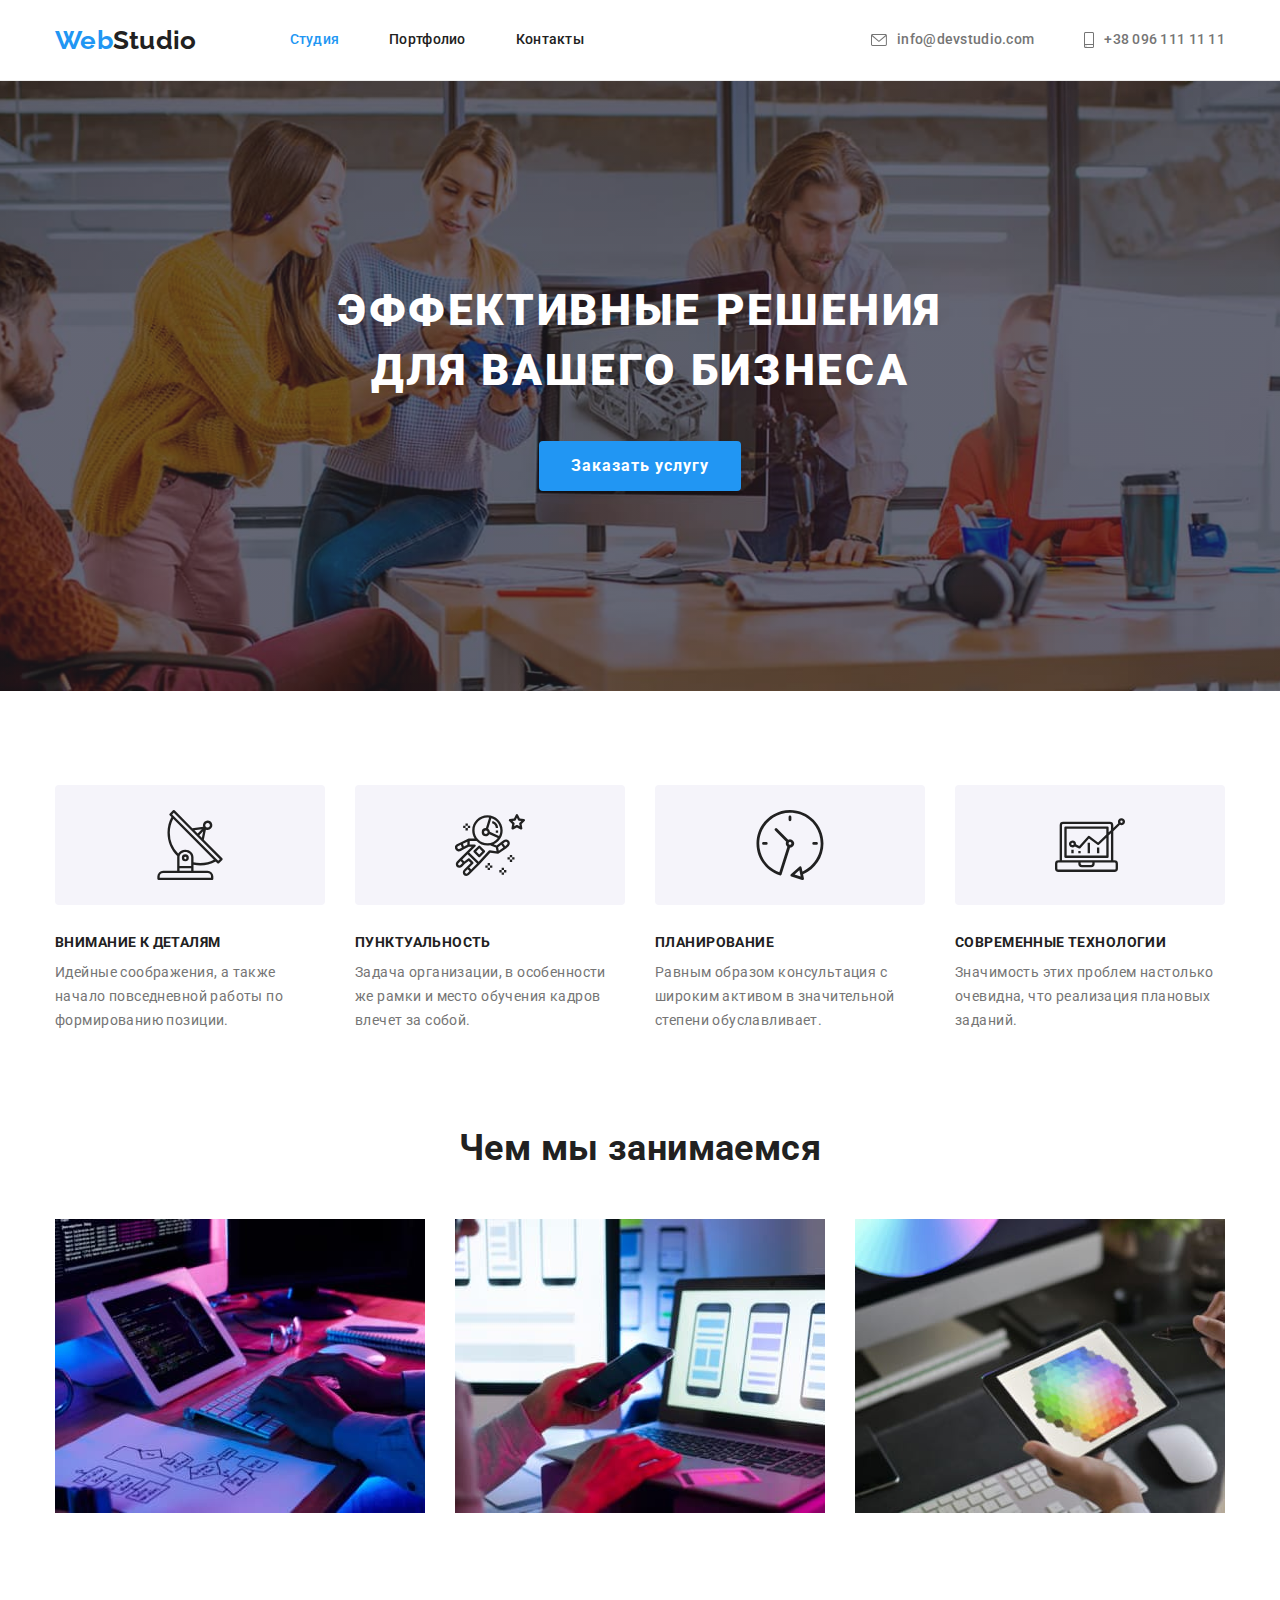
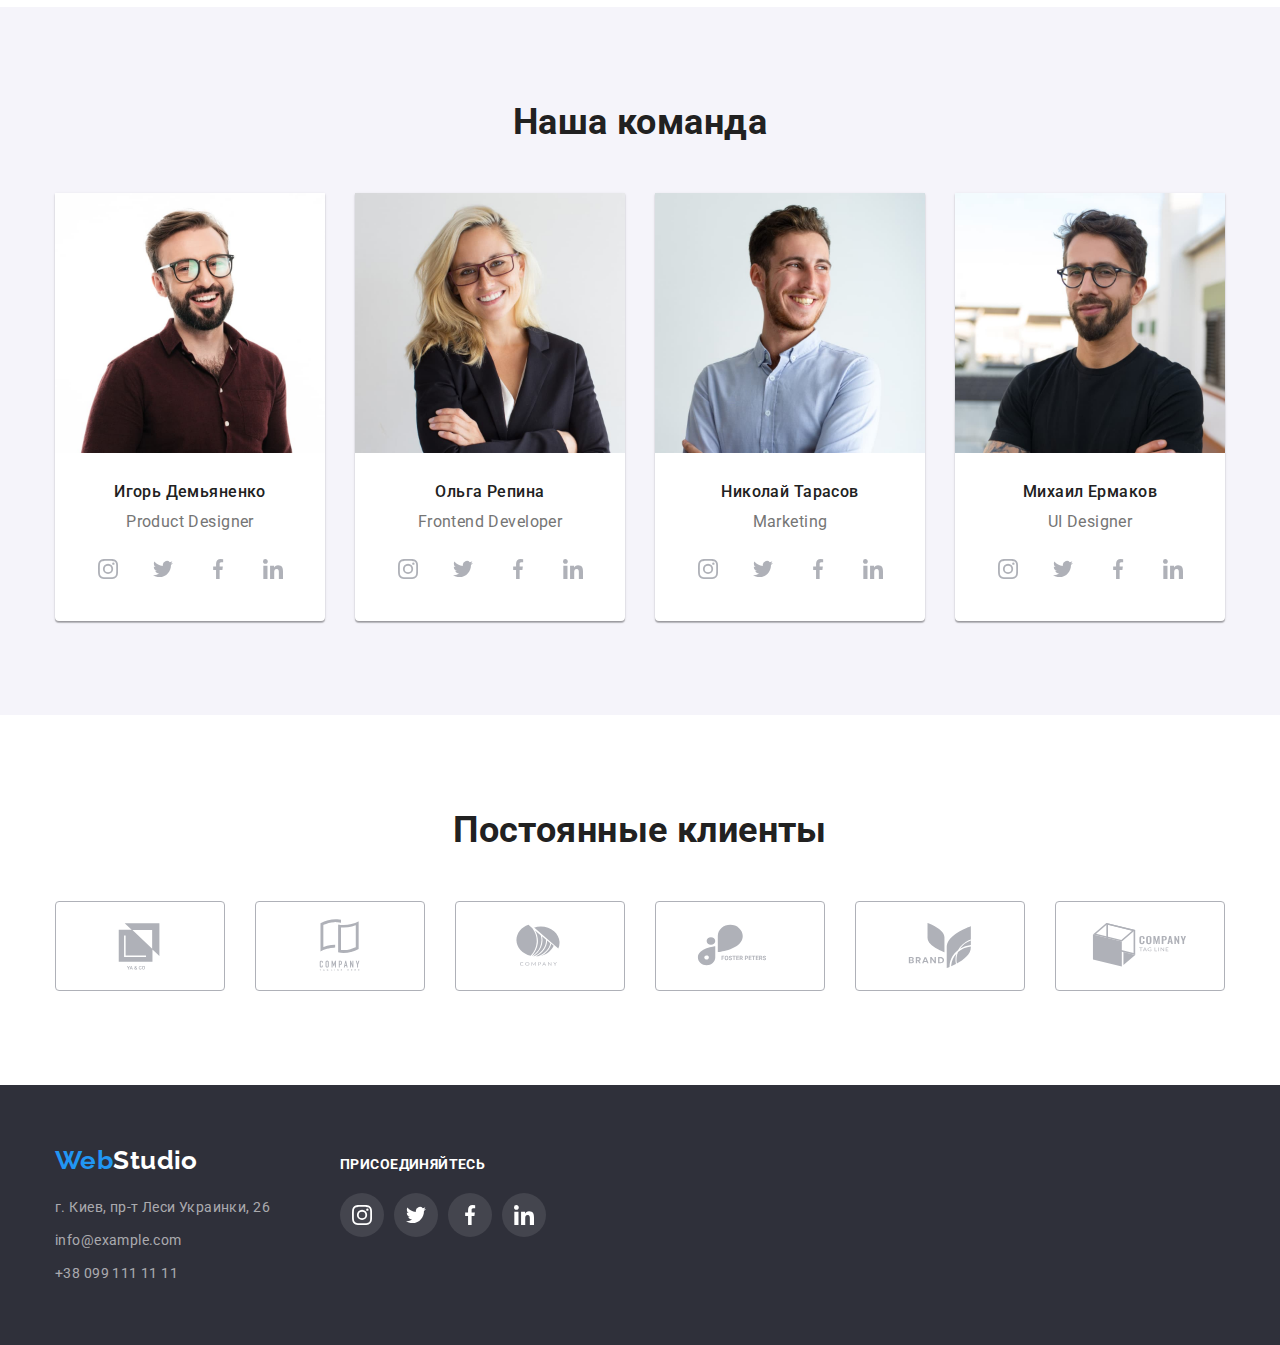
<file: index.html>
<!DOCTYPE html>
<html lang="ru">
  <head>
    <meta charset="UTF-8" />
    <meta http-equiv="X-UA-Compatible" content="IE=edge" />
    <meta name="viewport" content="width=device-width, initial-scale=1.0" />
    <link
      href="https://fonts.googleapis.com/css2?family=Raleway:wght@700&family=Roboto:wght@400;500;700;900&display=swap"
      rel="stylesheet"
    />
    <link
      rel="stylesheet"
      href="https://cdnjs.cloudflare.com/ajax/libs/modern-normalize/1.1.0/modern-normalize.min.css"
    />
    <link rel="stylesheet" href="./css/styles.css" />
    <title>Document</title>
  </head>
  <body>
    <header class="header">
      <nav class="container main-nav">
        <a class="logo" href="./index.html">Web<span class="logo-black">Studio</span></a>
        <ul class="site-nav list">
          <li class="item"><a class="link active" href="./index.html">Студия</a></li>
          <li class="item"><a class="link" href="./portfolio.html">Портфолио</a></li>
          <li class="item"><a class="link" href="#">Контакты</a></li>
        </ul>
        <ul class="site-contact list">
          <li class="item">
            <a class="link" href="mailto:info@devstudio.com">
              <svg class="svg-img" width="16" height="12">
                <use href="./images/icons.svg#icon-envelope"></use>
              </svg>
              <span>info@devstudio.com</span></a
            >
          </li>
          <li class="item">
            <a class="link" href="tel:+380961111111">
              <svg class="svg-img" width="10" height="16">
                <use href="./images/icons.svg#icon-smartphone"></use>
              </svg>
              <span>+38 096 111 11 11</span></a
            >
          </li>
        </ul>
      </nav>
    </header>
    <main>
      <section class="section hero">
        <div class="container">
          <h1 class="title">Эффективные решения для вашего бизнеса</h1>
          <!-- <a href="#">Заказать услугу</a> -->
          <button class="btn" type="button">Заказать услугу</button>
          <!-- <input type="button" value="Заказать услугу" /> -->
        </div>
      </section>
      <section class="section site-about">
        <div class="container">
          <!-- Этот заголовок будет потом не видимым -->
          <h2 class="section-title visually-hidden">Наши лучшие качества</h2>
          <ul class="card-set list">
            <li class="card-item site-about-item">
              <div class="site-about-item-svg">
                <svg width="70" height="70">
                  <use href="./images/icons.svg#icon-antenna"></use>
                </svg>
              </div>
              <h3 class="section-subtitle">Внимание к деталям</h3>
              <p class="text">
                Идейные соображения, а также начало повседневной работы по формированию позиции.
              </p>
            </li>

            <li class="card-item site-about-item">
              <div class="site-about-item-svg">
                <svg width="70" height="70">
                  <use href="./images/icons.svg#icon-astronaut"></use>
                </svg>
              </div>
              <h3 class="section-subtitle">Пунктуальность</h3>
              <p class="text">
                Задача организации, в особенности же рамки и место обучения кадров влечет за собой.
              </p>
            </li>

            <li class="card-item site-about-item">
              <div class="site-about-item-svg">
                <svg width="70" height="70">
                  <use href="./images/icons.svg#icon-clock"></use>
                </svg>
              </div>
              <h3 class="section-subtitle">Планирование</h3>
              <p class="text">
                Равным образом консультация с широким активом в значительной степени обуславливает.
              </p>
            </li>

            <li class="card-item site-about-item">
              <div class="site-about-item-svg">
                <svg width="70" height="70">
                  <use href="./images/icons.svg#icon-diagram"></use>
                </svg>
              </div>
              <h3 class="section-subtitle">Современные технологии</h3>
              <p class="text">
                Значимость этих проблем настолько очевидна, что реализация плановых заданий.
              </p>
            </li>
          </ul>
        </div>
      </section>
      <section class="section site-work">
        <div class="container">
          <h2 class="section-title">Чем мы занимаемся</h2>
          <ul class="card-set list">
            <li class="card-item site-work-item">
              <img
                class="image"
                src="./images/ourbuisness/aboutus1.jpg"
                alt="Пишем качественный код"
                width="370"
              />
            </li>
            <li class="card-item site-work-item">
              <img
                class="image"
                src="./images/ourbuisness/aboutus3.jpg"
                alt="Делаем адаптивную верстку"
                width="370"
              />
            </li>
            <li class="card-item site-work-item">
              <img
                class="image"
                src="./images/ourbuisness/aboutus2.jpg"
                alt="Нарисуем логотип"
                width="370"
              />
            </li>
          </ul>
        </div>
      </section>
      <section class="section site-command">
        <div class="container">
          <h2 class="section-title">Наша команда</h2>
          <ul class="card-set list">
            <li class="card-item site-command-item">
              <img
                class="image"
                src="./images/ourcomand/people4.jpg"
                alt="Product Designer"
                width="270"
              />
              <div class="text-block">
                <h3 class="comand-name">Игорь Демьяненко</h3>
                <p class="text">Product Designer</p>
                <ul class="list card-set-ico">
                  <li>
                    <a
                      class="ico-item"
                      href="#"
                      target="_blank"
                      rel="noreferrer noopener"
                      aria-label="Посилання на Інстаграм"
                    >
                      <svg width="20" height="20">
                        <use href="./images/icons.svg#icon-instagram" />
                      </svg>
                    </a>
                  </li>
                  <li>
                    <a
                      class="ico-item"
                      href="#"
                      target="_blank"
                      rel="noreferrer noopener"
                      aria-label="Посилання на Твітер"
                    >
                      <svg width="20" height="20">
                        <use href="./images/icons.svg#icon-twitter" />
                      </svg>
                    </a>
                  </li>
                  <li>
                    <a
                      class="ico-item"
                      href="#"
                      target="_blank"
                      rel="noreferrer noopener"
                      aria-label="Посилання на фейсбук"
                    >
                      <svg width="20" height="20">
                        <use href="./images/icons.svg#icon-facebook" />
                      </svg>
                    </a>
                  </li>
                  <li>
                    <a
                      class="ico-item"
                      href="#"
                      target="_blank"
                      rel="noreferrer noopener"
                      aria-label="Посилання на Лінкедін"
                    >
                      <svg width="20" height="20">
                        <use href="./images/icons.svg#icon-linkedin" />
                      </svg>
                    </a>
                  </li>
                </ul>
              </div>
            </li>
            <li class="card-item site-command-item">
              <img
                class="image"
                src="./images/ourcomand/people1.jpg"
                alt="Frontend Developer"
                width="270"
              />
              <div class="text-block">
                <h3 class="comand-name">Ольга Репина</h3>
                <p class="text">Frontend Developer</p>
                <ul class="list card-set-ico">
                  <li>
                    <a
                      class="ico-item"
                      href="#"
                      target="_blank"
                      rel="noreferrer noopener"
                      aria-label="Посилання на Інстаграм"
                    >
                      <svg width="20" height="20">
                        <use href="./images/icons.svg#icon-instagram" />
                      </svg>
                    </a>
                  </li>
                  <li>
                    <a
                      class="ico-item"
                      href="#"
                      target="_blank"
                      rel="noreferrer noopener"
                      aria-label="Посилання на Твітер"
                    >
                      <svg width="20" height="20">
                        <use href="./images/icons.svg#icon-twitter" />
                      </svg>
                    </a>
                  </li>
                  <li>
                    <a
                      class="ico-item"
                      href="#"
                      target="_blank"
                      rel="noreferrer noopener"
                      aria-label="Посилання на фейсбук"
                    >
                      <svg width="20" height="20">
                        <use href="./images/icons.svg#icon-facebook" />
                      </svg>
                    </a>
                  </li>
                  <li>
                    <a
                      class="ico-item"
                      href="#"
                      target="_blank"
                      rel="noreferrer noopener"
                      aria-label="Посилання на Лінкедін"
                    >
                      <svg width="20" height="20">
                        <use href="./images/icons.svg#icon-linkedin" />
                      </svg>
                    </a>
                  </li>
                </ul>
              </div>
            </li>
            <li class="card-item site-command-item">
              <img class="image" src="./images/ourcomand/people2.jpg" alt="Marketing" width="270" />
              <div class="text-block">
                <h3 class="comand-name">Николай Тарасов</h3>
                <p class="text">Marketing</p>
                <ul class="list card-set-ico">
                  <li>
                    <a
                      class="ico-item"
                      href="#"
                      target="_blank"
                      rel="noreferrer noopener"
                      aria-label="Посилання на Інстаграм"
                    >
                      <svg width="20" height="20">
                        <use href="./images/icons.svg#icon-instagram" />
                      </svg>
                    </a>
                  </li>
                  <li>
                    <a
                      class="ico-item"
                      href="#"
                      target="_blank"
                      rel="noreferrer noopener"
                      aria-label="Посилання на Твітер"
                    >
                      <svg width="20" height="20">
                        <use href="./images/icons.svg#icon-twitter" />
                      </svg>
                    </a>
                  </li>
                  <li>
                    <a
                      class="ico-item"
                      href="#"
                      target="_blank"
                      rel="noreferrer noopener"
                      aria-label="Посилання на фейсбук"
                    >
                      <svg width="20" height="20">
                        <use href="./images/icons.svg#icon-facebook" />
                      </svg>
                    </a>
                  </li>
                  <li>
                    <a
                      class="ico-item"
                      href="#"
                      target="_blank"
                      rel="noreferrer noopener"
                      aria-label="Посилання на Лінкедін"
                    >
                      <svg width="20" height="20">
                        <use href="./images/icons.svg#icon-linkedin" />
                      </svg>
                    </a>
                  </li>
                </ul>
              </div>
            </li>
            <li class="card-item site-command-item">
              <img
                class="image"
                src="./images/ourcomand/people3.jpg"
                alt="UI Designer"
                width="270"
              />
              <div class="text-block">
                <h3 class="comand-name">Михаил Ермаков</h3>
                <p class="text">UI Designer</p>
                <ul class="list card-set-ico">
                  <li>
                    <a
                      class="ico-item"
                      href="#"
                      target="_blank"
                      rel="noreferrer noopener"
                      aria-label="Посилання на Інстаграм"
                    >
                      <svg width="20" height="20">
                        <use href="./images/icons.svg#icon-instagram" />
                      </svg>
                    </a>
                  </li>
                  <li>
                    <a
                      class="ico-item"
                      href="#"
                      target="_blank"
                      rel="noreferrer noopener"
                      aria-label="Посилання на Твітер"
                    >
                      <svg width="20" height="20">
                        <use href="./images/icons.svg#icon-twitter" />
                      </svg>
                    </a>
                  </li>
                  <li>
                    <a
                      class="ico-item"
                      href="#"
                      target="_blank"
                      rel="noreferrer noopener"
                      aria-label="Посилання на фейсбук"
                    >
                      <svg width="20" height="20">
                        <use href="./images/icons.svg#icon-facebook" />
                      </svg>
                    </a>
                  </li>
                  <li>
                    <a
                      class="ico-item"
                      href="#"
                      target="_blank"
                      rel="noreferrer noopener"
                      aria-label="Посилання на Лінкедін"
                    >
                      <svg width="20" height="20">
                        <use href="./images/icons.svg#icon-linkedin" />
                      </svg>
                    </a>
                  </li>
                </ul>
              </div>
            </li>
          </ul>
        </div>
      </section>
      <section class="section site-clients">
        <div class="container">
          <h2 class="section-title">Постоянные клиенты</h2>
          <ul class="list card-set">
            <li class="card-item site-clients-item">
              <a
                class="out-box"
                href="#"
                target="_blank"
                rel="noreferrer noopener"
                aria-label="Посилання на компанію номер 1"
              >
                <svg class="pos-center" width="106" height="60">
                  <use href="./images/icons.svg#icon-comp1"></use>
                </svg>
              </a>
            </li>
            <li class="card-item site-clients-item">
              <a
                class="out-box"
                href="#"
                target="_blank"
                rel="noreferrer noopener"
                aria-label="Посилання на компанію номер 2"
              >
                <svg class="pos-center" width="106" height="60">
                  <use href="./images/icons.svg#icon-comp2"></use>
                </svg>
              </a>
            </li>
            <li class="card-item site-clients-item">
              <a
                class="out-box"
                href="#"
                target="_blank"
                rel="noreferrer noopener"
                aria-label="Посилання на компанію номер 3"
              >
                <svg class="pos-center" width="106" height="60">
                  <use href="./images/icons.svg#icon-comp3"></use>
                </svg>
              </a>
            </li>
            <li class="card-item site-clients-item">
              <a
                class="out-box"
                href="#"
                target="_blank"
                rel="noreferrer noopener"
                aria-label="Посилання на компанію номер 4"
              >
                <svg class="pos-center" width="106" height="60">
                  <use href="./images/icons.svg#icon-comp4"></use>
                </svg>
              </a>
            </li>
            <li class="card-item site-clients-item">
              <a
                class="out-box"
                href="#"
                target="_blank"
                rel="noreferrer noopener"
                aria-label="Посилання на компанію номер 5"
              >
                <svg class="pos-center" width="106" height="60">
                  <use href="./images/icons.svg#icon-comp5"></use>
                </svg>
              </a>
            </li>
            <li class="card-item site-clients-item">
              <a
                class="out-box"
                href="#"
                target="_blank"
                rel="noreferrer noopener"
                aria-label="Посилання на компанію номер 6"
              >
                <svg class="pos-center" width="106" height="60">
                  <use href="./images/icons.svg#icon-comp6" />
                </svg>
              </a>
            </li>
          </ul>
        </div>
      </section>
    </main>
    <footer class="site-footer">
      <div class="container card-set-footer">
        <div class="footer-card-item">
          <a class="logo" href="#">Web<span class="logo-white">Studio</span></a>
          <address class="footer-contact">
            <ul class="list">
              <li class="item">
                <a
                  class="footer-contact-link link"
                  href="https://goo.gl/maps/ytw7tUdtrMJyWJkt6"
                  target="_blank"
                  rel="noreferrer noopener"
                  >г. Киев, пр-т Леси Украинки, 26</a
                >
              </li>
              <li class="item">
                <a class="footer-contact-link link" href="mailto:info@example.com"
                  >info@example.com</a
                >
              </li>
              <li class="item">
                <a class="footer-contact-link link" href="tel:+380991111111">+38 099 111 11 11</a>
              </li>
            </ul>
          </address>
        </div>
        <div class="footer-card-item">
          <h3 class="section-subtitle">присоединяйтесь</h3>
          <ul class="list card-set-ico">
            <li>
              <a class="ico-item" href="#" aria-label="Посилання на Інстаграм">
                <svg width="20" height="20">
                  <use href="./images/icons.svg#icon-instagram" />
                </svg>
              </a>
            </li>
            <li>
              <a class="ico-item" href="#" aria-label="Посилання на Твітер">
                <svg width="20" height="20">
                  <use href="./images/icons.svg#icon-twitter" />
                </svg>
              </a>
            </li>
            <li>
              <a class="ico-item" href="#" aria-label="Посилання на Фейсбук">
                <svg width="20" height="20">
                  <use href="./images/icons.svg#icon-facebook" />
                </svg>
              </a>
            </li>
            <li>
              <a class="ico-item" href="#" aria-label="Посилання на Лінкедін">
                <svg width="20" height="20">
                  <use href="./images/icons.svg#icon-linkedin" />
                </svg>
              </a>
            </li>
          </ul>
        </div>
      </div>
    </footer>
  </body>
</html>
</file>
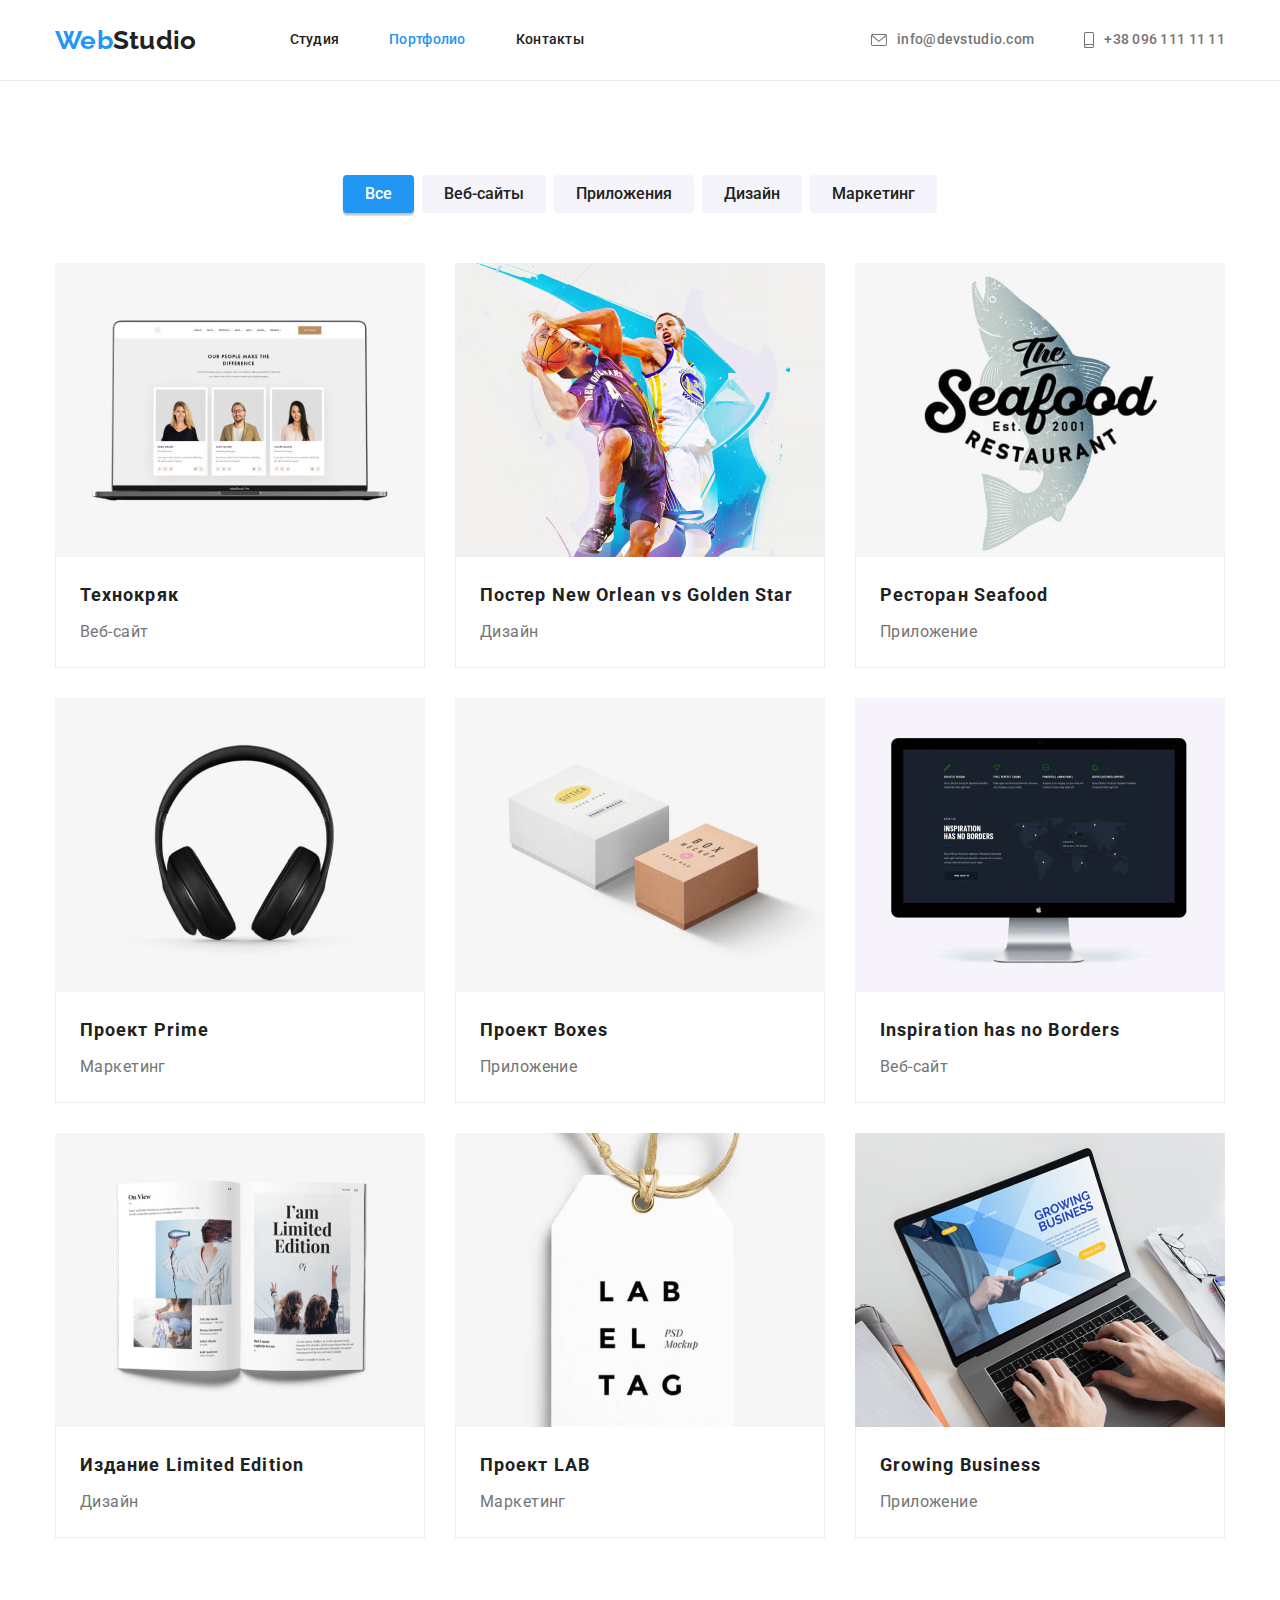
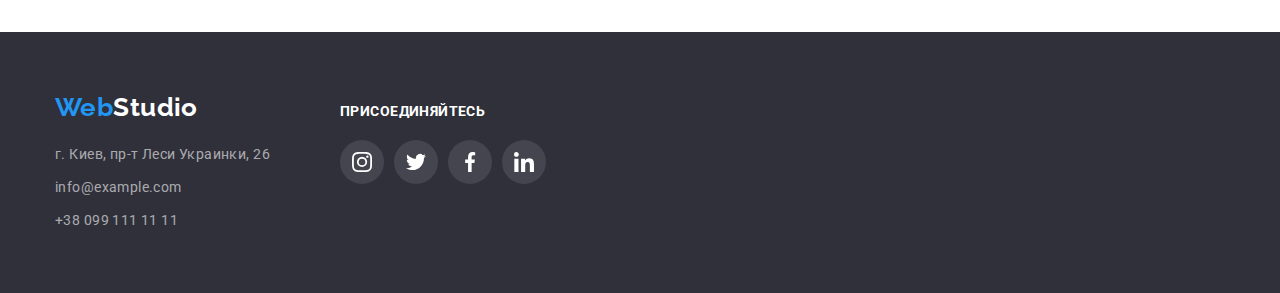
<file: portfolio.html>
<!DOCTYPE html>
<html lang="ru">
  <head>
    <meta charset="UTF-8" />
    <meta http-equiv="X-UA-Compatible" content="IE=edge" />
    <meta name="viewport" content="width=device-width, initial-scale=1.0" />
    <!-- <link rel="preconnect" href="https://fonts.googleapis.com" />
    <link rel="preconnect" href="https://fonts.gstatic.com" crossorigin /> -->
    <link
      href="https://fonts.googleapis.com/css2?family=Raleway:wght@700&family=Roboto:wght@400;500;700;900&display=swap"
      rel="stylesheet"
    />
    <link
      rel="stylesheet"
      href="https://cdnjs.cloudflare.com/ajax/libs/modern-normalize/1.1.0/modern-normalize.min.css"
    />
    <link rel="stylesheet" href="./css/styles.css" />
    <title>Document</title>
  </head>
  <body>
    <header class="header">
      <nav class="container main-nav">
        <a class="logo" href="./index.html">Web<span class="logo-black">Studio</span></a>
        <ul class="site-nav list">
          <li class="item"><a class="link" href="./index.html">Студия</a></li>
          <li class="item"><a class="link active" href="./portfolio.html">Портфолио</a></li>
          <li class="item"><a class="link" href="#">Контакты</a></li>
        </ul>
        <ul class="site-contact list">
          <li class="item">
            <a class="link" href="mailto:info@devstudio.com">
              <svg class="svg-img" width="16" height="12">
                <use href="./images/icons.svg#icon-envelope"></use>
              </svg>
              <span>info@devstudio.com</span></a
            >
          </li>
          <li class="item">
            <a class="link" href="tel:+380961111111">
              <svg class="svg-img" width="10" height="16">
                <use href="./images/icons.svg#icon-smartphone"></use>
              </svg>
              <span>+38 096 111 11 11</span></a
            >
          </li>
        </ul>
      </nav>
    </header>
    <main>
      <section class="section site-allwork">
        <div class="container">
          <!-- Невыдимый заголовок этой секции -->
          <h1 class="title visually-hidden">Все нааши работы</h1>
          <ul class="filter-menu list">
            <li class="item"><button class="filter-button-prm" type="button">Все</button></li>
            <li class="item">
              <button class="filter-button-sec" type="button">Веб-сайты</button>
            </li>
            <li class="item">
              <button class="filter-button-sec" type="button">Приложения</button>
            </li>
            <li class="item"><button class="filter-button-sec" type="button">Дизайн</button></li>
            <li class="item">
              <button class="filter-button-sec" type="button">Маркетинг</button>
            </li>
          </ul>
          <ul class="card-set list">
            <li class="card-item allwork-item">
              <a class="link allwork-link" href="#">
                <img
                  class="image"
                  src="./images/portfolio/portf_1.jpg"
                  width="370"
                  alt="Технокряк"
                />
                <div class="site-project">
                  <h2 class="site-project-title">Технокряк</h2>
                  <p class="site-project-text">Веб-сайт</p>
                </div>
              </a>
            </li>
            <li class="card-item allwork-item">
              <a class="link allwork-link" href="#">
                <img
                  class="image"
                  src="./images/portfolio/portf_2.jpg"
                  width="370"
                  alt="Постер New Orlean vs Golden Star"
                />
                <div class="site-project">
                  <h2 class="site-project-title">Постер New Orlean vs Golden Star</h2>
                  <p class="site-project-text">Дизайн</p>
                </div>
              </a>
            </li>
            <li class="card-item allwork-item">
              <a class="link allwork-link" href="#">
                <img
                  class="image"
                  src="./images/portfolio/portf_3.jpg"
                  width="370"
                  alt="Ресторан Seafood"
                />
                <div class="site-project">
                  <h2 class="site-project-title">Ресторан Seafood</h2>
                  <p class="site-project-text">Приложение</p>
                </div>
              </a>
            </li>
            <li class="card-item allwork-item">
              <a class="link allwork-link" href="#">
                <img
                  class="image"
                  src="./images/portfolio/portf_4.jpg"
                  width="370"
                  alt="Проект Prime"
                />
                <div class="site-project">
                  <h2 class="site-project-title">Проект Prime</h2>
                  <p class="site-project-text">Маркетинг</p>
                </div>
              </a>
            </li>
            <li class="card-item allwork-item">
              <a class="link allwork-link" href="#">
                <img
                  class="image"
                  src="./images/portfolio/portf_5.jpg"
                  width="370"
                  alt="Проект Boxes"
                />
                <div class="site-project">
                  <h2 class="site-project-title">Проект Boxes</h2>
                  <p class="site-project-text">Приложение</p>
                </div>
              </a>
            </li>
            <li class="card-item allwork-item">
              <a class="link allwork-link" href="#">
                <img
                  class="image"
                  src="./images/portfolio/portf_6.jpg"
                  width="370"
                  alt="Inspiration has no Borders"
                />
                <div class="site-project">
                  <h2 class="site-project-title">Inspiration has no Borders</h2>
                  <p class="site-project-text">Веб-сайт</p>
                </div>
              </a>
            </li>
            <li class="card-item allwork-item">
              <a class="link allwork-link" href="#">
                <img
                  class="image"
                  src="./images/portfolio/portf_7.jpg"
                  width="370"
                  alt="Издание Limited Edition"
                />
                <div class="site-project">
                  <h2 class="site-project-title">Издание Limited Edition</h2>
                  <p class="site-project-text">Дизайн</p>
                </div>
              </a>
            </li>
            <li class="card-item allwork-item">
              <a class="link allwork-link" href="#">
                <img
                  class="image"
                  src="./images/portfolio/portf_8.jpg"
                  width="370"
                  alt="Проект LAB"
                />
                <div class="site-project">
                  <h2 class="site-project-title">Проект LAB</h2>
                  <p class="site-project-text">Маркетинг</p>
                </div>
              </a>
            </li>
            <li class="card-item allwork-item">
              <a class="link allwork-link" href="#">
                <img
                  class="image"
                  src="./images/portfolio/portf_9.jpg"
                  width="370"
                  alt="Growing Business"
                />
                <div class="site-project">
                  <h2 class="site-project-title">Growing Business</h2>
                  <p class="site-project-text">Приложение</p>
                </div>
              </a>
            </li>
          </ul>
        </div>
      </section>
    </main>
    <footer class="site-footer">
      <div class="container card-set-footer">
        <div class="footer-card-item">
          <a class="logo" href="#">Web<span class="logo-white">Studio</span></a>
          <address class="footer-contact">
            <ul class="list">
              <li class="item">
                <a
                  class="footer-contact-link link"
                  href="https://goo.gl/maps/ytw7tUdtrMJyWJkt6"
                  target="_blank"
                  rel="noreferrer noopener"
                  >г. Киев, пр-т Леси Украинки, 26</a
                >
              </li>
              <li class="item">
                <a class="footer-contact-link link" href="mailto:info@example.com"
                  >info@example.com</a
                >
              </li>
              <li class="item">
                <a class="footer-contact-link link" href="tel:+380991111111">+38 099 111 11 11</a>
              </li>
            </ul>
          </address>
        </div>
        <div class="footer-card-item">
          <h3 class="section-subtitle">присоединяйтесь</h3>
          <ul class="list card-set-ico">
            <li>
              <a class="ico-item" href="#">
                <svg width="20" height="20">
                  <use href="./images/icons.svg#icon-instagram" />
                </svg>
              </a>
            </li>
            <li>
              <a class="ico-item" href="#">
                <svg width="20" height="20">
                  <use href="./images/icons.svg#icon-twitter" />
                </svg>
              </a>
            </li>
            <li>
              <a class="ico-item" href="#">
                <svg width="20" height="20">
                  <use href="./images/icons.svg#icon-facebook" />
                </svg>
              </a>
            </li>
            <li>
              <a class="ico-item" href="#">
                <svg width="20" height="20">
                  <use href="./images/icons.svg#icon-linkedin" />
                </svg>
              </a>
            </li>
          </ul>
        </div>
      </div>
    </footer>
  </body>
</html>
</file>
<file: css/styles.css>
/* 
bg-color-primary #2196F3 - голубой цвет фона
bg-color-secondary #F5F4FA  - серый цвет фона
text-color-primary #757575  - основной цвет фона
text-color-secondary #212121 - название кнопок и заголовков
text-color-activ #2196F3 - активный текст
 */

/* Стили ко всему документу */
:root {
  --bg-color-primary: #2196f3;
  --bg-color-secondary: #f5f4fa;
  --text-color-btn-primary: #ffffff;
  --text-color-btn-secondary: #212121;
  --text-color-primary: #757575;
  --text-color-secondary: #212121;
  --text-color-active: #2196f3;
  --black-color: #212121;
  --white-color: #ffffff;
  --ico-color: #AFB1B8;
  --border-color: #EEEEEE;
  --boreder-header-color: #ECECEC;
  --baner-color: #2f303a;

  

  /* Flex margin */
  --set-margin: 30px;
  --set-margin-ico: 10px;
  
}

/* Загальні стилі для всього документа */
html{
  box-sizing: border-box;
}
body{
  color: var(--text-color-primary);
  font-family: "Roboto", sans-serif;
  letter-spacing: 0.03em;
  font-size: 14px;
  line-height: 1.71;
}
h1, h2, h3, h4, h5, h6, p, ul {
  margin: 0px;
  padding: 0px;
}
img{
  display: block;
  max-width: 100%;
  height: auto;
}
.container{
  width: 1200px;
  padding-left: 15px;
  padding-right: 15px;
  margin-left: auto;
  margin-right: auto;
}
.list{
  list-style-type: none;
}
.link{
  text-decoration: none;
  color: currentColor;
}
.section{
  padding: 94px 0px;
}

.section-title{
  margin-top: 0px;
  margin-bottom: 50px;
  color: var(--text-color-secondary);
  font-weight: 700;
  font-size: 36px;
  line-height: 1.17;
  text-align: center;
}

.visually-hidden {
  position: absolute;
  width: 1px;
  height: 1px;
  margin: -1px;
  border: 0;
  padding: 0;
  white-space: nowrap;
  clip-path: inset(100%);
  clip: rect(0 0 0 0);
  overflow: hidden;
}

/* Flex start */
.card-set {
  display: flex;
  flex-wrap: wrap;
  margin-left: calc(-1 * var(--set-margin));
  margin-top: calc(-1 * var(--set-margin));
}

.card-item {
  margin-left: var(--set-margin);
  margin-top: var(--set-margin);
}

.pos-center {
  display: block;
  margin: 0 auto;
}
/* Flex end */


/* END Загальні стилі для всього документа */

/* Стилі для логотипа */
.logo{
  color: var(--text-color-active);
  text-decoration: none;
  font-family: "Raleway", sans-serif;
  font-weight: 700;
  font-size: 26px;
  line-height: 1.19;
}
.logo-black{
  color: var(--black-color);
}
/* END Стилі для логотипа*/



/* Стилі nav */
.header{
  font-weight: 500;
  line-height: 1.14;
  letter-spacing: 0.02em;
  border-bottom: solid 1px var(--boreder-header-color);
}
.main-nav{
  display: flex;
  align-items: center;
}
.site-nav{
  display:flex;
  margin-left: 93px;
}
.site-nav .item + .item{
  margin-left: 50px;
}

.site-nav .link{
  display: block;
  color: var(--text-color-secondary);
  padding-top: 32px;
  padding-bottom: 32px;
}

.site-nav .link:hover,
.site-nav .link:focus {
  color: var(--text-color-active);
}
.site-nav .link.active {
  color: var(--text-color-active);
}
.site-contact{
  display: flex;
  margin-left: auto;
}
.site-contact .item + .item {
  margin-left: 50px;
}
/* .site-contact .link{
  display: block;
  padding-top: 32px;
  padding-bottom: 32px;
} */

.site-contact .link{
  display: inline-flex;
  align-items: center;
  padding-top: 32px;
  padding-bottom: 32px;
}

.site-contact .link:hover,
.site-contact .link:focus {
  color: var(--text-color-active);
}
.site-contact .svg-img{
  margin-right: 10px;
  fill: currentColor;
}


/* .site-contact .link::before{
  content: "";
  margin-right: 10px;
}
.site-contact .envelope::before{
    width: 16px;
    height: 12px;
    background-image: url(../images/header/envelope.svg);
}
.site-contact .envelope:hover::before,
.site-contact .envelope:focus::before {
  background-image: url(../images/header/envelope-blue.svg);
}
.site-contact .phone::before {
  width: 10px;
  height: 16px;
  background-image: url(../images/header/smartphone.svg);
}
.site-contact .phone:hover::before,
.site-contact .phone:focus::before {
  background-image: url(../images/header/smartphone-blue.svg);
} */
/* END Стилі nav  */

/* Section baner */
.hero{
  max-width: 1600px;
  margin-left: auto;
  margin-right: auto;
  padding-top: 200px;
  padding-bottom: 200px;
  /* padding: 200px 0px; */
  text-align: center;

  background-color: var(--baner-color);
  background-image: linear-gradient(
  to right,
  rgba(47, 48, 58, 0.4),
  rgba(47, 48, 58, 0.4)
),
  url(../images/hero/hero.jpg);
  background-position: center;
  background-size: cover;
  background-repeat: no-repeat;
}
.hero .title {
  margin: 0 auto;
  max-width: 696px;
  margin-bottom: 40px;
  color: var(--white-color);
  font-weight: 900;
  font-size: 44px;
  line-height: 1.36;
  letter-spacing: 0.06em;
  text-transform: uppercase;
  
}

.hero .btn {
  padding: 10px 32px;
  border: none;
  border-radius: 4px;
  font-weight: 700;
  font-size: 16px;
  line-height: 1.88;
  font-family: inherit;
  cursor: pointer;
  letter-spacing: 0.06em;
  background-color: var(--bg-color-primary);
  color: var(--text-color-btn-primary);
  box-shadow: 0px 4px 4px rgba(0, 0, 0, 0.15);
}
/* END section baner */

/* Section about */
.site-about{
  padding-bottom: 0px;
}
.site-about-item{
  flex-basis: calc(100% / 4 - var(--set-margin));
}
.site-about-item-svg{
  display: flex;
  justify-content: center;
  align-items: center;
  width: 100%;
  padding-top:25px;
  padding-bottom: 25px;
  margin-bottom: 30px;
  border-radius: 4px;
  background-color: var(--bg-color-secondary);
}

/* .site-about-item::before{
  display: block;
  content: "";
  width: 100%;
  height: 120px;
  margin-bottom: 30px;
  background-color: var(--bg-color-secondary);
  background-repeat: no-repeat;
  background-position: center;
}
.site-about-item.img-ant::before{
  background-image: url(../images/about/antenna.svg);
}
.site-about-item.img-clc::before {
  background-image: url(../images/about/clock.svg);
}
.site-about-item.img-diagr::before {
  background-image: url(../images/about/diagram.svg);
}
.site-about-item.img-astr::before {
  background-image: url(../images/about/astronaut.svg);
} */

/* .site-about-flex>.item:nth-of-type(4n){
  margin-right: 0px;
} */

.site-about .section-subtitle {
  margin-bottom: 10px;
  font-size: 14px;
  color: var(--text-color-secondary);
  font-weight: 700;
  line-height: 1.14;
  text-transform: uppercase;
}
.site-about .text {
  margin: 0px;
}
/* Section about END */

/* Section site-work */
.site-work .image{
  display: block;
}

.site-work-item{
  flex-basis: calc(100% / 3 - var(--set-margin));
}
/* Section site-work END*/

/* Section our comand */
.site-command {
  background-color: var(--bg-color-secondary);
  text-align: center;
}
.site-command .image{
  display: block;
}
.site-command .text-block{
  padding: 30px;
}

.site-command-item{
  flex-basis: calc(100% / 4 - var(--set-margin));
  box-shadow: 0px 1px 3px rgba(0, 0, 0, 0.12), 0px 1px 1px rgba(0, 0, 0, 0.14), 0px 2px 1px rgba(0, 0, 0, 0.2);
  border-radius: 0px 0px 4px 4px;
  background-color: var(--white-color);
}

.site-command .comand-name{
  color: var(--text-color-btn-secondary);
  font-weight: 500;
  line-height: 1.18;
  font-size: 16px;
  margin-bottom: 10px;
}

.site-command .text{
  font-size: 16px;
  line-height: 1.19;
  margin-bottom: 16px;
}

/* Flex start ico */
.card-set-ico {
  display: flex;
  gap: 10px;
  justify-content: space-around;
}

.ico-item {
  width: 44px;
  height: 44px;
  display: flex;
  border-radius: 50%;
  align-items: center;
  justify-content: center;
  fill: var(--ico-color);
  
}
.ico-item:hover,
.ico-item:focus {
  background-color: var(--bg-color-primary);
  fill: #ffffff;
}
/* Flex end ico*/

/* Our clients */
.site-clients-item {
  flex-basis: calc(100% /6  - var(--set-margin));
}
.site-clients .out-box{
  display: flex;
  /* width: 170px; */
  height: 90px;
  align-items: center;
  fill: var(--ico-color);
  border: 1px solid var(--ico-color);
  border-radius: 4px;
}
.site-clients .out-box:hover,
.site-clients .out-box:focus{
  fill: var(--bg-color-primary);
  border: 1px solid var(--bg-color-primary);
}
/* Our clients end*/


/* =====================PORTFOLIO====================== */
/* Button */
.filter-menu {
  margin-bottom: 50px;
  display: flex;
  justify-content: center;
}
.filter-menu .item + .item{
  margin-left: 8px;
}
.filter-button-prm {
  padding: 6px 22px;
  border: none;
  border-radius: 4px;
  
  font-weight: 500;
  font-size: 16px;
  line-height: 1.63;
  text-align: center;
  font-family: inherit;
  cursor: pointer;
  background-color: var(--bg-color-primary);
  color: var(--text-color-btn-primary);
  box-shadow: 0px 3px 1px rgba(0, 0, 0, 0.1), 0px 1px 2px rgba(0, 0, 0, 0.08), 0px 2px 2px rgba(0, 0, 0, 0.12);
}

.filter-button-sec{
  padding: 6px 22px;
  border: none;
  border-radius: 4px;;
  font-weight: 500;
  font-size: 16px;
  line-height: 1.63;
  text-align: center;
  font-family: inherit;
  cursor: pointer;
  background-color: var(--bg-color-secondary);
  color: var(--text-color-btn-secondary);
}

.filter-button-sec:hover,
.filter-button-sec:focus {
  background-color: var(--bg-color-primary);
  color: var(--text-color-btn-primary);
  box-shadow: 0px 3px 1px rgba(0, 0, 0, 0.1), 0px 1px 2px rgba(0, 0, 0, 0.08), 0px 2px 2px rgba(0, 0, 0, 0.12);
}

/* Section project on PORTFOLIO */

.allwork-item{
  flex-basis: calc(100% / 3 - var(--set-margin));
}
.allwork-link{
  display: block;
}
.allwork-link:hover,
.allwork-link:focus
{
  box-shadow: 0px 1px 1px rgba(0, 0, 0, 0.12), 0px 4px 4px rgba(0, 0, 0, 0.06), 1px 4px 6px rgba(0, 0, 0, 0.16);
  
}

.flex-container .image{
  display: block;
}

.site-project{
  padding: 20px 24px;
  border-left: solid 1px var(--border-color);
  border-right: solid 1px var(--border-color);
  border-bottom: solid 1px var(--border-color);
}

.site-project-title {
  margin-bottom: 4px;
  color: var(--text-color-secondary);
  font-weight: 700;
  font-size: 18px;
  line-height: 2;
  letter-spacing: 0.06em;
}

.site-project-text {
  font-size: 16px;
  line-height: 1.88;
}

/* footer */
.card-set-footer{
  display: flex;
  gap: 70px;
  align-items: baseline;
}
.site-footer {
  padding: 60px 0px;
  background-color: var(--baner-color);
}
.site-footer .left{
  margin-right: 70px;
  display: inline-block;
}
.site-footer .logo{
  margin-bottom: 20px;
  display: block;
}

.logo-white { 
  color: var(--white-color);
}

.footer-contact{
  font-style: inherit;
}
.footer-contact .item{
  margin-bottom: 9px;
}
.footer-contact .item:last-child {
  margin-bottom: 0px;
}

.footer-contact-link {
  color: rgb(255, 255, 255, 0.6);
  font-style: normal;
}

.footer-contact-link:hover, .footer-contact-link:focus{
  color: #ffffff;
}

.site-footer .center{
  display: inline-block;
  outline: 1px #EEEEEE solid;
}
.site-footer .section-subtitle {
  margin-bottom: 20px;
  font-size: 14px;
  color: var(--white-color);
  font-weight: 700;
  line-height: 1.14;
  text-transform: uppercase;
  letter-spacing: 0.03em;
}

.card-item-center .section-subtitle{
  margin-bottom: 20px;
}
.site-footer .ico-item{
  background: rgba(255, 255, 255, 0.1);
  fill: var(--white-color);
}
.site-footer .ico-item:hover,
.site-footer .ico-item:focus {
  background-color: var(--bg-color-primary);
}
</file>
